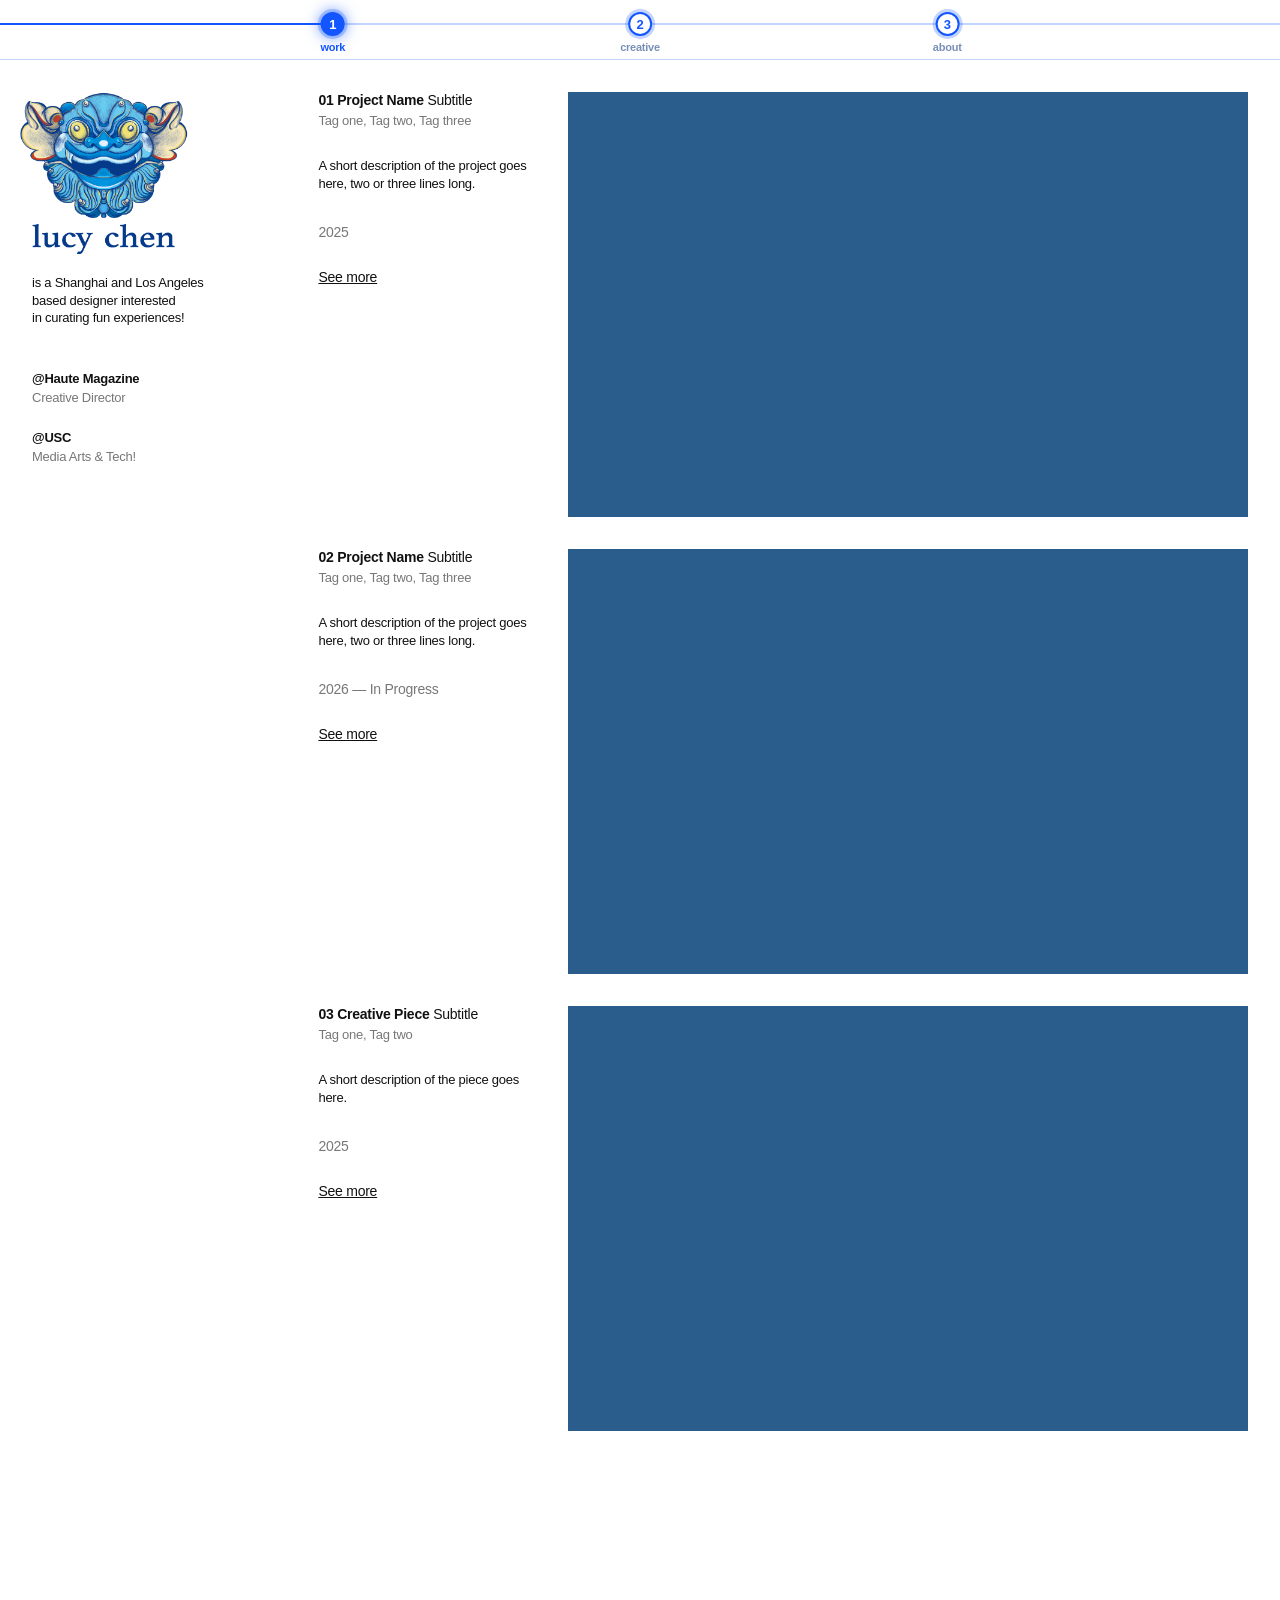
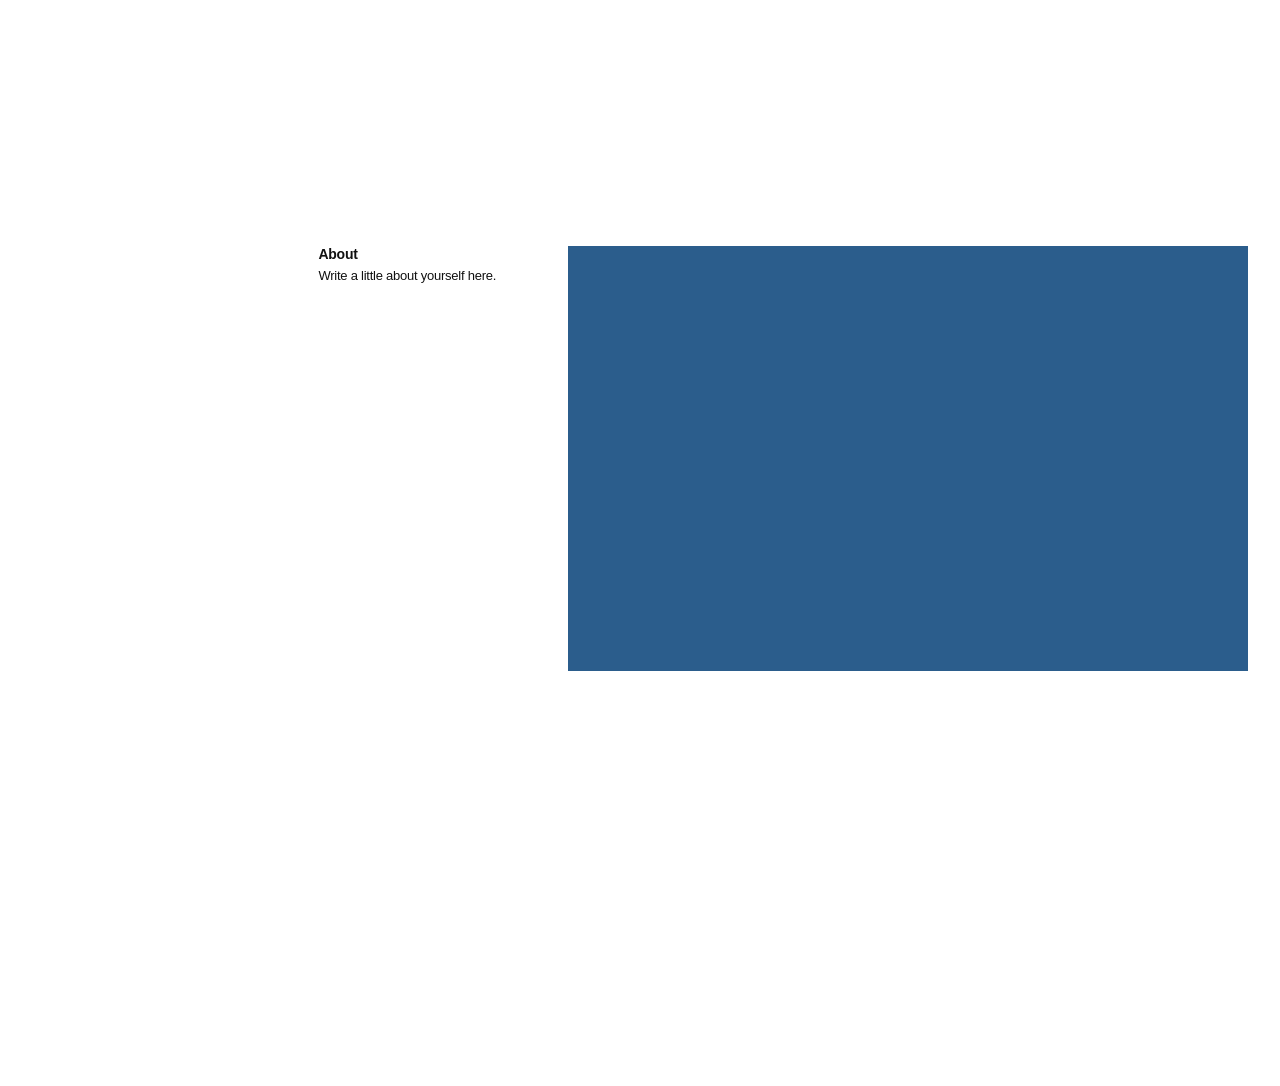
<file: index.html>
<!DOCTYPE html>
<html lang="en">
<head>
  <meta charset="UTF-8">
  <meta name="viewport" content="width=device-width, initial-scale=1">
  <title>Lucy Chen</title>
  <link rel="stylesheet" href="styles.css">
</head>
<body>

  <nav class="elevator" aria-label="Primary">
    <div class="track">
      <div class="rail"><div class="progress"></div></div>
      <ul class="line">
        <li style="--x: 26%">
          <a class="stop active" href="#work" aria-current="true">
            <span class="btn">1</span><span class="label">work</span>
          </a>
        </li>
        <li style="--x: 50%">
          <a class="stop" href="#creative">
            <span class="btn">2</span><span class="label">creative</span>
          </a>
        </li>
        <li style="--x: 74%">
          <a class="stop" href="about.html">
            <span class="btn">3</span><span class="label">about</span>
          </a>
        </li>
      </ul>
    </div>
  </nav>

  <div class="page">

    <!-- Left column -->
    <aside class="sidebar">
      <a class="home-link" href="#work" aria-label="Back to work">
        <img class="home" src="home.png" alt="Lucy Chen">
      </a>

      <p class="bio">
        is a Shanghai and Los Angeles based designer interested in curating fun experiences!
      </p>

      <div class="info">
        <h3>@Haute Magazine</h3>
        <p class="value">Creative Director</p>
      </div>

      <div class="info">
        <h3>@USC</h3>
        <p class="value">Media Arts &amp; Tech!</p>
      </div>
    </aside>

    <!-- Middle + right columns: one row per project -->
    <main class="content">

      <section id="work">
        <article class="project">
          <div class="project-text">
            <h2 class="project-title"><span class="strong">01 Project Name</span> Subtitle</h2>
            <p class="tags">Tag one, Tag two, Tag three</p>
            <p class="desc">A short description of the project goes here, two or three lines long.</p>
            <p class="year">2025</p>
            <a class="more" href="#">See more</a>
          </div>
          <!-- swap the div for: <img class="project-img" src="project1.png" alt="Project name"> -->
          <div class="project-img placeholder"></div>
        </article>

        <article class="project">
          <div class="project-text">
            <h2 class="project-title"><span class="strong">02 Project Name</span> Subtitle</h2>
            <p class="tags">Tag one, Tag two, Tag three</p>
            <p class="desc">A short description of the project goes here, two or three lines long.</p>
            <p class="year">2026 &mdash; In Progress</p>
            <a class="more" href="#">See more</a>
          </div>
          <div class="project-img placeholder"></div>
        </article>
      </section>

      <section id="creative">
        <article class="project">
          <div class="project-text">
            <h2 class="project-title"><span class="strong">03 Creative Piece</span> Subtitle</h2>
            <p class="tags">Tag one, Tag two</p>
            <p class="desc">A short description of the piece goes here.</p>
            <p class="year">2025</p>
            <a class="more" href="#">See more</a>
          </div>
          <div class="project-img placeholder"></div>
        </article>
      </section>

      <section id="about">
        <article class="project">
          <div class="project-text">
            <h2 class="project-title"><span class="strong">About</span></h2>
            <p class="desc">Write a little about yourself here.</p>
          </div>
          <div class="project-img placeholder"></div>
        </article>
      </section>

    </main>
  </div>

  <script src="script.js"></script>

</body>
</html>
</file>
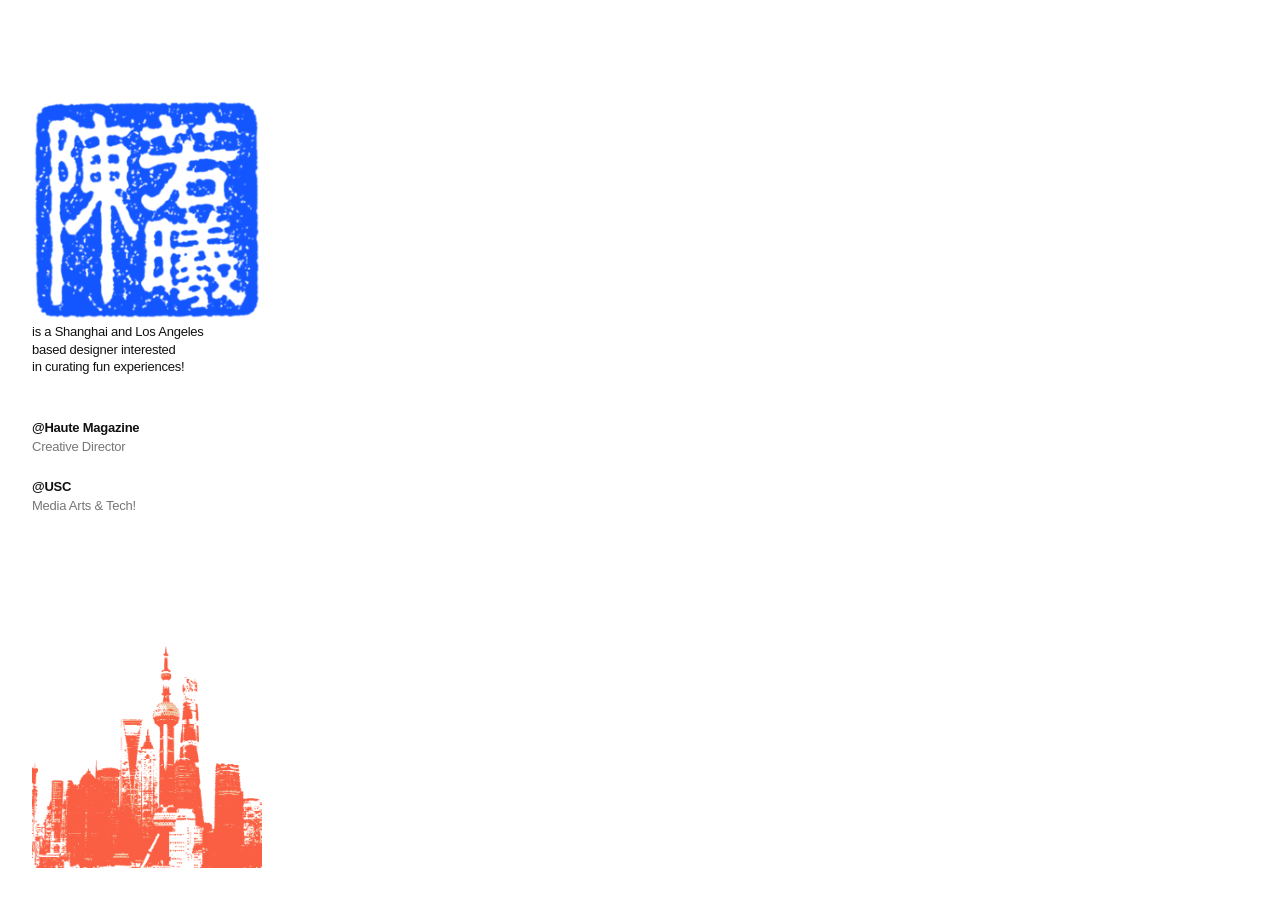
<file: main.html>
<!DOCTYPE html>
<html lang="en">
<head>
  <meta charset="UTF-8">
  <meta name="viewport" content="width=device-width, initial-scale=1">
  <title>Lucy Chen </title>
  <link rel="stylesheet" href="styles.css">
</head>
<body>

  <aside class="sidebar">
    <img class="logo" src="stamp.png" alt="Lucy Chen">

    <p class="bio">
      is a Shanghai and Los Angeles based designer interested in curating fun experiences!
    </p>

    <div class="info">
      <h3>@Haute Magazine</h3>
      <p class="value">Creative Director</p>
    </div>

    <div class="info">
      <h3>@USC</h3>
      <p class="value">Media Arts &amp; Tech!</p>
    </div>

   <img class="skyline" src="Shanghai.png" alt="Shanghai">
  </aside>

  <main class="content">
    <!-- your page content goes here -->
  </main>

</body>
</html>
</file>
<file: styles.css>
* {
  box-sizing: border-box;
  margin: 0;
  padding: 0;
}

:root {
  /* Nav bar */
  --nav-height: 60px;   /* was 72px */
  --line-y: 24px;       /* was 30px */
  --btn: 24px;          /* was 28px */             /* elevator button size */

  --col-side: clamp(220px, 18vw, 340px);   /* left column (was clamp(260px, 22vw, 420px)) */
  --side-gap: 56px;                        /* space between the sidebar and the projects (was 32px) */
  --col-text: clamp(24px, 17vw, 340px);    /* middle column */
  --gap: 32px;
  --page-pad: 32px;

  --nav-bg: #fff;
  --blue: #2b5d8c;
  --line: #1356ff;
  --line-faded: rgba(19, 86, 255, 0.25);
  --label: #7a8fb8;
  --text: #111;
  --muted: #777;
  --ease: cubic-bezier(0.65, 0, 0.35, 1);
  --font-body: "Helvetica Neue", Helvetica, Arial, sans-serif;
  --font-heading: "Helvetica Neue", Helvetica, Arial, sans-serif;
  --home-offset: 12px;   /* how much empty space is on the left of home.png */

  /* One size for the bio and the sidebar headings (change this one number) */
  --side-text: 13px;
}

html {
  scroll-behavior: smooth;
}

body {
  font-family: var(--font-body);
  background: #fff;
  color: var(--text);
  letter-spacing: -0.015em;   /* tighter letters everywhere */
}

h1, h2, h3, h4, h5, h6 {
  font-family: var(--font-heading);
  font-weight: 700;
}

/* ---------- Elevator nav ---------- */

/* White bar across the whole screen */
.elevator {
  position: fixed;
  top: 0;
  left: 0;
  right: 0;
  height: var(--nav-height);
  background: var(--nav-bg);
  border-bottom: 1px solid var(--line-faded);
  z-index: 10;
}

.track {
  position: relative;
  width: 100%;
  height: 100%;
}

/* The line: faded edge to edge, solid blue up to the current floor */
.rail {
  position: absolute;
  left: 0;
  right: 0;
  top: calc(var(--line-y) - 1px);
  height: 2px;
  background: var(--line-faded);
}

.progress {
  position: absolute;
  left: 0;
  top: 0;
  height: 100%;
  width: 0;
  background: var(--line);
  transition: width 0.6s var(--ease);
}

/* Each floor is centered on its own percentage across the screen */
.line {
  list-style: none;
  position: absolute;
  inset: 0;
}

.line li {
  position: absolute;
  left: var(--x);
  top: calc(var(--line-y) - var(--btn) / 2);
  transform: translateX(-50%);
}

.stop {
  display: flex;
  flex-direction: column;
  align-items: center;
  gap: 6px;
  text-decoration: none;
  color: var(--label);
  font-size: 11px;
  font-weight: 700;
  line-height: 1;
  transition: color 0.2s;
}

/* The elevator call button: a round button with the floor number on it */
.btn {
  display: grid;
  place-items: center;
  width: var(--btn);
  height: var(--btn);
  border-radius: 50%;
  font-size: 13px;
  font-weight: 700;
  color: var(--line);
  background: #fff;
  border: 2px solid var(--line);
  box-shadow: 0 0 0 3px var(--line-faded);   /* the bezel around the button */
  transition: transform 0.15s, background 0.2s, color 0.2s, box-shadow 0.25s;
}

.stop:hover .btn {
  transform: scale(1.1);
}

/* Pressed in, like a real button */
.stop:active .btn {
  transform: scale(0.92);
  box-shadow: 0 0 0 3px var(--line-faded), inset 0 2px 4px rgba(19, 86, 255, 0.35);
}

/* The floor you're on: lit up and glowing */
.stop.active .btn {
  background: var(--line);
  color: #fff;
  box-shadow: 0 0 0 3px var(--line-faded), 0 0 14px 2px rgba(19, 86, 255, 0.55);
}

.stop.active {
  color: var(--line);
}

.stop:focus-visible {
  outline: 2px solid var(--line);
  outline-offset: 4px;
  border-radius: 6px;
}

/* ---------- Page layout: left column | content ---------- */

.page {
  display: grid;
  grid-template-columns: var(--col-side) 1fr;
  gap: var(--side-gap);
  padding: calc(var(--nav-height) + var(--gap)) var(--page-pad) 0;
}

/* ---------- Left column ---------- */

/* Pinned to the screen: never scrolls, not even at the bottom of the page */
.sidebar {
  position: fixed;
  top: calc(var(--nav-height) + var(--gap));
  left: calc(var(--page-pad) - 24px);   /* shifted left by the padding below */
  width: calc(var(--col-side) + 24px);
  padding-left: 24px;                   /* room so nothing gets clipped on the left */
  height: calc(100vh - var(--nav-height) - var(--gap) * 2);
  overflow: hidden;
  display: flex;
  flex-direction: column;
}

.content {
  grid-column: 2;
}

.home {
  display: block;
  width: 100%;
  max-width: 180px;          /* change this to make home.png bigger or smaller */
  height: auto;
  margin-bottom: 20px;
  margin-left: calc(var(--home-offset) * -1);   /* pulls the image left to line up with the text */
}

.home-link {
  display: block;
  width: fit-content;
}

/* Dragon turns black and white on hover */
.home {
  transition: filter 0.3s ease;
}

.home-link:hover .home,
.home-link:focus-visible .home {
  filter: grayscale(100%);
}

/* Bio: ghost sentences reserve height invisibly; only .typed is seen */
.bio {
  display: grid;
  font-size: var(--side-text);   /* matches the @Haute Magazine heading */
  line-height: 1.35;
  color: var(--text);
  margin-bottom: 44px;           /* space before @Haute Magazine (was 22px) */
  text-wrap: balance;
}

.bio-ghost,
.typed {
  grid-area: 1 / 1;   /* all four stack in the same spot */
}

.bio-ghost {
  visibility: hidden;
}

.info {
  margin-bottom: 24px;
}

.info h3 {
  font-size: var(--side-text);
  color: var(--text);
  margin-bottom: 4px;
}

.value {
  font-size: 13px;
  line-height: 1.25;          /* was 1.4 */
  color: var(--muted);
}

/* Shanghai image pinned to the bottom of the column */
.skyline {
  display: block;
  width: 100%;
  height: auto;
  margin-top: auto;
  padding-top: 32px;
}

/* ---------- Projects: text column | big image ---------- */

.content section {
  scroll-margin-top: var(--nav-height);
  min-height: calc(100vh - var(--nav-height));
}

.project {
  display: grid;
  grid-template-columns: var(--col-text) 1fr;
  gap: var(--gap);
  margin-bottom: var(--gap);
}

.project-title {
  font-size: 14px;
  font-weight: 400;
  line-height: 1.2;           /* was 1.3 */
  margin-bottom: 4px;
}

.project-title .strong {
  font-weight: 700;
}

.tags {
  font-size: 13px;
  line-height: 1.25;          /* was 1.4 */
  color: var(--muted);
  margin-bottom: 28px;
}

.desc {
  font-size: 13px;
  line-height: 1.35;          /* was 1.5 */
  margin-bottom: 32px;
}

.year {
  font-size: 14px;
  color: var(--muted);
  margin-bottom: 28px;
}

.more {
  font-size: 14px;
  color: var(--text);
  text-decoration: underline;
}

.more:hover {
  color: var(--line);
}

.project-img {
  display: block;
  width: 100%;
  height: auto;
  aspect-ratio: 16 / 10;
  object-fit: cover;
}

/* Stand-in until you add real images */
.placeholder {
  background: var(--blue);
}

/* ---------- Mobile ---------- */

@media (max-width: 800px) {
  :root {
    --page-pad: 20px;
    --gap: 24px;
  }

  .page {
    grid-template-columns: 1fr;
  }

  .sidebar {
    position: static;
    width: auto;
    height: auto;
    overflow: visible;
    padding-left: 0;
  }

  .content {
    grid-column: auto;
  }

  .project {
    grid-template-columns: 1fr;
  }

  .project-img {
    order: -1;
  }
}

@media (prefers-reduced-motion: reduce) {
  html { scroll-behavior: auto; }
  .progress { transition: none; }
}

/* ---------- Custom cursor ---------- */

*, *::before, *::after {
  cursor: url("data:image/svg+xml,%3Csvg xmlns='http://www.w3.org/2000/svg' width='20' height='20' viewBox='0 0 32 32'%3E%3Cdefs%3E%3ClinearGradient id='g' x1='0' y1='0' x2='1' y2='1'%3E%3Cstop offset='0' stop-color='%235ab4f0'/%3E%3Cstop offset='1' stop-color='%231356ff'/%3E%3C/linearGradient%3E%3C/defs%3E%3Cpath d='M5 5 L27 13 L17 17 L13 27 Z' fill='white' stroke='white' stroke-width='5' stroke-linejoin='round'/%3E%3Cpath d='M5 5 L27 13 L17 17 L13 27 Z' fill='url(%23g)' stroke='url(%23g)' stroke-width='2.5' stroke-linejoin='round'/%3E%3C/svg%3E") 3 3, auto;
}

/* ---------- About page ---------- */

/* The about page is one short screen, so it doesn't need the full-height section */
.content .about-section {
  min-height: 0;
}

.about {
  display: grid;
  grid-template-columns: clamp(300px, 34vw, 560px) minmax(0, 540px);   /* text | photos */
  gap: var(--gap);
  align-items: start;
  padding-top: 32px;
}

.eyebrow {
  font-size: 11px;
  line-height: 1.2;
  text-transform: uppercase;
  letter-spacing: 0.01em;
  margin-bottom: 10px;
}

.about-title {
  font-size: clamp(36px, 3vw, 52px);
  font-weight: 400;
  line-height: 1.1;
  letter-spacing: -0.02em;
  margin-bottom: 26px;
}

.about-text p:not(.eyebrow) {
  font-size: 16px;
  line-height: 1.3;
  margin-bottom: 20px;
}

/* Photos: one tall photo on the left, a wide one stacked over a thin one on the right */
.about-photos {
  display: grid;
  grid-template-columns: 4fr 5fr;
  gap: 20px 28px;
  margin-top: 12px;
}

.photo {
  position: relative;
  overflow: hidden;
}

/* A real photo fills its box without changing the box's size */
.photo img {
  position: absolute;
  inset: 0;
  width: 100%;
  height: 100%;
  object-fit: cover;
}

.photo-a {
  grid-row: 1 / span 2;   /* as tall as the other two plus the gap between them */
}

.photo-b {
  aspect-ratio: 14 / 9;
}

.photo-c {
  aspect-ratio: 13 / 4;
}

@media (max-width: 800px) {
  .about {
    grid-template-columns: 1fr;
    padding-top: 0;
  }

  .about-photos {
    margin-top: 0;
  }
}

/* Shanghai clock: equal-width digits so the numbers don't jitter as they tick */
#shanghai-time {
  font-variant-numeric: tabular-nums;
  color: var(--line);                                   /* same blue as the nav */
  text-shadow: 0 0 6px rgba(19, 86, 255, 0.55),         /* soft glow */
               0 0 14px rgba(19, 86, 255, 0.25);
}

/* ---------- Photo hover captions ---------- */

:root {
  --caption: #5ab4f0;   /* caption text color (light blue, same as the cursor) */
}

/* The other photos fade while you hover one */
.photo {
  transition: opacity 0.25s ease;
}

.photo.dim {
  opacity: 0.25;
}

/* Caption box that follows the cursor */
.photo-caption {
  position: fixed;
  top: 0;
  left: 0;
  z-index: 20;
  width: max-content;
  max-width: 300px;
  padding: 10px 14px;
  background: #fff;
  border: 1.5px solid #e6e6e6;
  border-radius: 4px;
  color: var(--caption);
  font-size: 16px;
  line-height: 1.25;
  pointer-events: none;
  opacity: 0;
  transition: opacity 0.15s ease;
}

.photo-caption.show {
  opacity: 1;
}

@media (prefers-reduced-motion: reduce) {
  .photo,
  .photo-caption { transition: none; }
}

/* Links inside the about text: same color, underlined, blue on hover */
.about-text a {
  color: inherit;
  text-decoration: underline;
}

.about-text a:hover {
  color: var(--line);
}

/* ---------- Experiences + Communities ---------- */

/* Same two columns as the About section, so the gray box lines up with the photos above */
.experience {
  display: grid;
  grid-template-columns: clamp(300px, 34vw, 560px) minmax(0, 540px);
  column-gap: var(--gap);
  align-items: start;
  margin-top: 80px;
}

.exp-title {
  grid-column: 1 / -1;
  font-size: clamp(20px, 1.6vw, 28px);
  font-weight: 400;
  line-height: 1.2;
  margin-bottom: 18px;
}

/* The list runs across the gap, ending where the photos begin */
.exp-list {
  grid-column: 1;
  margin-right: calc(var(--gap) * -1);
  list-style: none;
}

.exp-item {
  display: flex;
  justify-content: space-between;
  align-items: baseline;
  gap: 16px;
  padding: 27px 0;
  border-bottom: 1px solid #c4c4c4;
  font-size: 17px;
  line-height: 1.3;
  outline: none;
}

.exp-role {
  color: var(--muted);
  text-align: right;
  transition: color 0.2s;
}

.exp-item:hover .exp-role,
.exp-item.active .exp-role {
  color: var(--text);
}

.exp-item:focus-visible {
  outline: 2px solid var(--line);
  outline-offset: 2px;
}

/* The gray box */
.exp-preview {
  grid-column: 2;
  position: relative;
  margin-left: 13%;
  margin-top: 12px;
  aspect-ratio: 16 / 10;
  background: #efefef;
  display: grid;
  place-items: center;
  overflow: hidden;
}

.exp-hint {
  font-size: 15px;
  transition: opacity 0.2s;
}

.exp-hint.hide {
  opacity: 0;
}

.exp-img {
  position: absolute;
  inset: 0;
  width: 100%;
  height: 100%;
  object-fit: cover;
  opacity: 0;
  transition: opacity 0.25s ease;
}

.exp-img.show {
  opacity: 1;
}

@media (max-width: 800px) {
  .experience {
    grid-template-columns: 1fr;
    margin-top: 56px;
  }

  .exp-list {
    margin-right: 0;
  }

  .exp-preview {
    margin: 24px 0 0;
  }
}

@media (prefers-reduced-motion: reduce) {
  .exp-role,
  .exp-hint,
  .exp-img { transition: none; }
}

/* ---------- Currently Consuming ---------- */

.consuming {
  /* same width as the experiences section, so the right edges line up */
  max-width: calc(clamp(300px, 34vw, 560px) + var(--gap) + 540px);
  margin-top: 90px;
  margin-bottom: 80px;
}

.cc-title {
  font-size: clamp(20px, 1.6vw, 28px);
  font-weight: 400;
  line-height: 1.2;
  margin-bottom: 18px;
}

/* The panel around the tabs and thumbnails (plain white, no tint) */
.cc-panel {
  padding: 16px 16px 22px;
}

.cc-fav {
  font-size: 15px;
  color: #8a8a8a;
  margin-bottom: 14px;
}

.cc-star {
  color: #b5b5b5;
  margin-right: 4px;
}

/* Tabs */
.cc-tabs {
  display: flex;
  gap: 6px;
  padding-bottom: 14px;
  border-bottom: 1px solid #e3e3e3;
}

.cc-tab {
  font: inherit;
  font-size: 16px;
  color: #9a9a9a;
  background: none;
  border: 0;
  border-radius: 999px;
  padding: 6px 14px;
  transition: background 0.2s, color 0.2s;
}

.cc-tab .cc-count {
  color: #c2c2c2;
  margin-left: 2px;
}

.cc-tab:hover {
  color: var(--text);
}

.cc-tab.active {
  background: #ececec;
  color: var(--text);
}

.cc-tab.active .cc-count {
  color: #9a9a9a;
}

.cc-tab:focus-visible {
  outline: 2px solid var(--line);
  outline-offset: 2px;
}

/* Thumbnails */
.cc-row {
  display: flex;
  flex-wrap: wrap;
  gap: 18px;
  margin-top: 16px;
  list-style: none;
}

.cc-row[hidden] {
  display: none;
}

.cc-item {
  position: relative;
  width: clamp(120px, 10.5vw, 180px);
  aspect-ratio: 2 / 3;               /* book and film covers */
  background: #e6e6e6;               /* shows until you add a picture */
  border-radius: 10px;
  overflow: hidden;
  box-shadow: 0 2px 10px rgba(0, 0, 0, 0.14);
}

.cc-square .cc-item {
  aspect-ratio: 1 / 1;               /* album covers */
}

.cc-item img {
  position: absolute;
  inset: 0;
  width: 100%;
  height: 100%;
  object-fit: cover;
}

@media (max-width: 800px) {
  .consuming {
    margin-top: 56px;
  }

  .cc-row {
    gap: 12px;
  }

  .cc-item {
    width: calc(50% - 6px);
  }
}

@media (prefers-reduced-motion: reduce) {
  .cc-tab { transition: none; }
}
</file>
